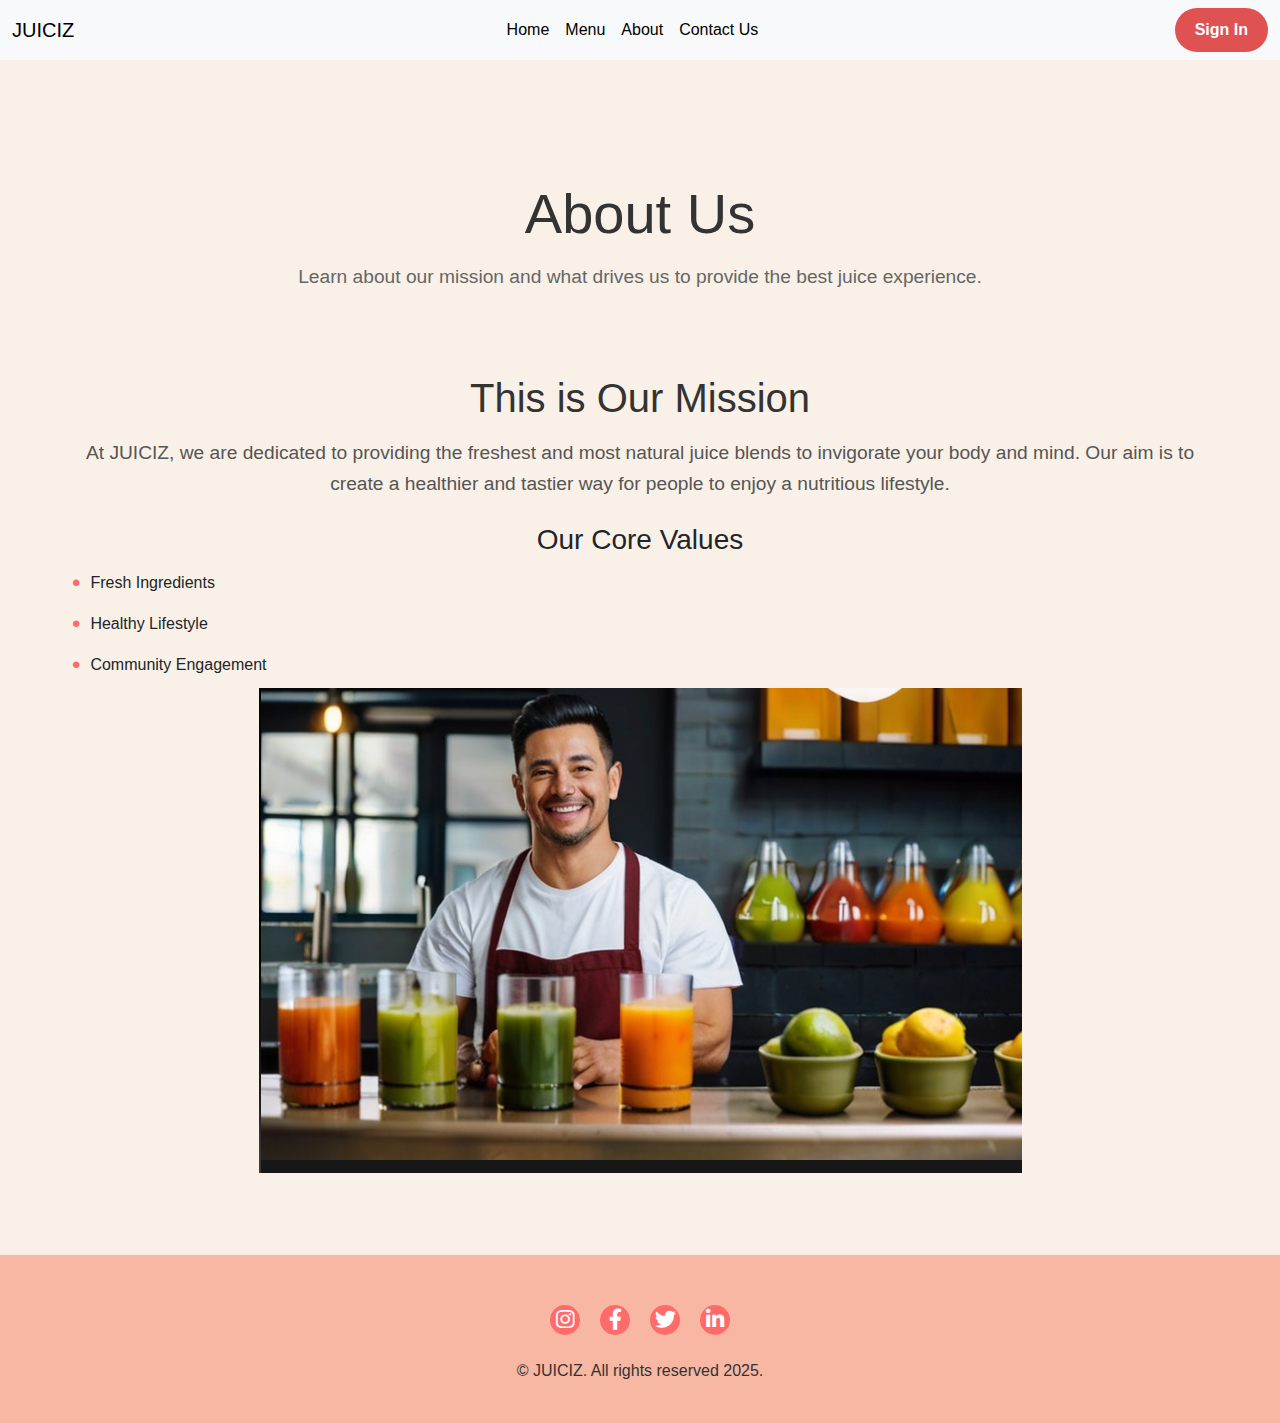
<file: about.html>
<!-- OWN CODE STARTS HERE-->
<!DOCTYPE html>
<html lang="en">
<head>
    <!-- Charset and viewport settings for responsiveness -->
    <meta charset="UTF-8">
    <meta name="viewport" content="width=device-width, initial-scale=1.0">
    
    <!-- Meta information for SEO -->
    <meta name="description" content="Learn more about JUICIZ and our mission to provide the best juice experience.">
    <meta name="keywords" content="JUICIZ, Juice, Fresh Juice, Healthy, Lifestyle, About Us">
    <meta name="author" content="JUICIZ">
    
    <!-- Title of the page that appears in the browser tab -->
    <title>About Us - JUICIZ</title>
    
    <!-- Link to Bootstrap CSS for styling -->
    <link href="https://cdn.jsdelivr.net/npm/bootstrap@5.3.3/dist/css/bootstrap.min.css" rel="stylesheet">
    
    <!-- External stylesheets for common styles and about page-specific styles -->
    <link rel="stylesheet" href="style.css"> <!-- Common styles -->
    <link rel="stylesheet" href="about.css"> <!-- About-specific styles -->
    
    <!-- Link to Font Awesome for social media icons -->
    <link href="https://cdnjs.cloudflare.com/ajax/libs/font-awesome/6.0.0-beta3/css/all.min.css" rel="stylesheet">
    
    <!-- Favicon for the site, which appears in the browser tab -->
    <link rel="icon" href="image.png" type="image/png">
</head>
<body>
    <!-- Navigation Bar -->
    <nav class="navbar navbar-expand-lg navbar-light bg-light fixed-top">
        <div class="container-fluid">
            <!-- Brand Logo, clicking it takes the user to the homepage -->
            <a class="navbar-brand" href="index.html">JUICIZ</a>
            
            <!-- Mobile toggle button for the navbar, visible on smaller screens -->
            <button class="navbar-toggler" type="button" data-bs-toggle="collapse" data-bs-target="#navbarNav" aria-controls="navbarNav" aria-expanded="false" aria-label="Toggle navigation">
                <span class="navbar-toggler-icon"></span>
            </button>
            
            <!-- Navigation Links, these direct users to different pages of the website -->
            <div class="collapse navbar-collapse" id="navbarNav">
                <ul class="navbar-nav mx-auto">
                    <li class="nav-item">
                        <a class="nav-link active" aria-current="page" href="index.html">Home</a>
                    </li>
                    <li class="nav-item">
                        <a class="nav-link" href="menu.html">Menu</a>
                    </li>
                    <li class="nav-item">
                        <a class="nav-link" href="about.html">About</a>
                    </li>
                    <li class="nav-item">
                        <a class="nav-link" href="contactus.html">Contact Us</a>
                    </li>
                </ul>
                
                <!-- Sign In Button, this takes users to the sign-in page -->
                <a href="signin.html" class="sign-in-btn">Sign In</a>
            </div>
        </div>
    </nav>

    <!-- Hero Section with a large title and brief description -->
    <div class="hero">
        <h1>About Us</h1>
        <p>Learn about our mission and what drives us to provide the best juice experience.</p>
    </div>

   <!-- About Section that explains the company's mission -->
<section class="about-section">
    <div class="about-content">
        
        <!-- Text Content explaining the mission of JUICIZ -->
        <div class="about-text">
            <h2>This is Our Mission</h2>
            <p>
                At JUICIZ, we are dedicated to providing the freshest and most natural juice blends to invigorate your body and mind.
                Our aim is to create a healthier and tastier way for people to enjoy a nutritious lifestyle.
            </p>
            <h3>Our Core Values</h3>
            <ul>
                <li>Fresh Ingredients</li>
                <li>Healthy Lifestyle</li>
                <li>Community Engagement</li>
            </ul>
        </div>
        
        
        <!-- Image that visually represents the company's mission -->
        <div class="about-image">
            <img src="about.image.png" alt="Our Mission Image: Fresh fruits and juice making process">
        </div>
    </div>
</section>


    <!-- Footer Section with social media icons and copyright notice -->
    <footer class="text-center pb-4">
        <div class="social-icons mb-3">
            <a href="https://www.instagram.com" class="social-icon" target="_blank" aria-label="Visit our Instagram page">
                <i class="fab fa-instagram fa-sm"></i>
            </a>
            <a href="https://www.facebook.com" class="social-icon" target="_blank" aria-label="Visit our Facebook page">
                <i class="fab fa-facebook-f fa-sm"></i>
            </a>
            <a href="https://www.twitter.com" class="social-icon" target="_blank" aria-label="Visit our Twitter page">
                <i class="fab fa-twitter fa-sm"></i>
            </a>
            <a href="https://www.linkedin.com" class="social-icon" target="_blank" aria-label="Visit our LinkedIn page">
                <i class="fab fa-linkedin-in fa-sm"></i>
            </a>
        </div>
        <p class="mt-4">&copy; JUICIZ. All rights reserved 2025.</p>
    </footer>
    
    <!-- Bootstrap JS (Required for dropdowns and other interactive features) -->
    <script src="https://cdn.jsdelivr.net/npm/bootstrap@5.3.3/dist/js/bootstrap.bundle.min.js"></script>
</body>
</html>
<!-- OWN CODE ENDS HERE-->
</file>
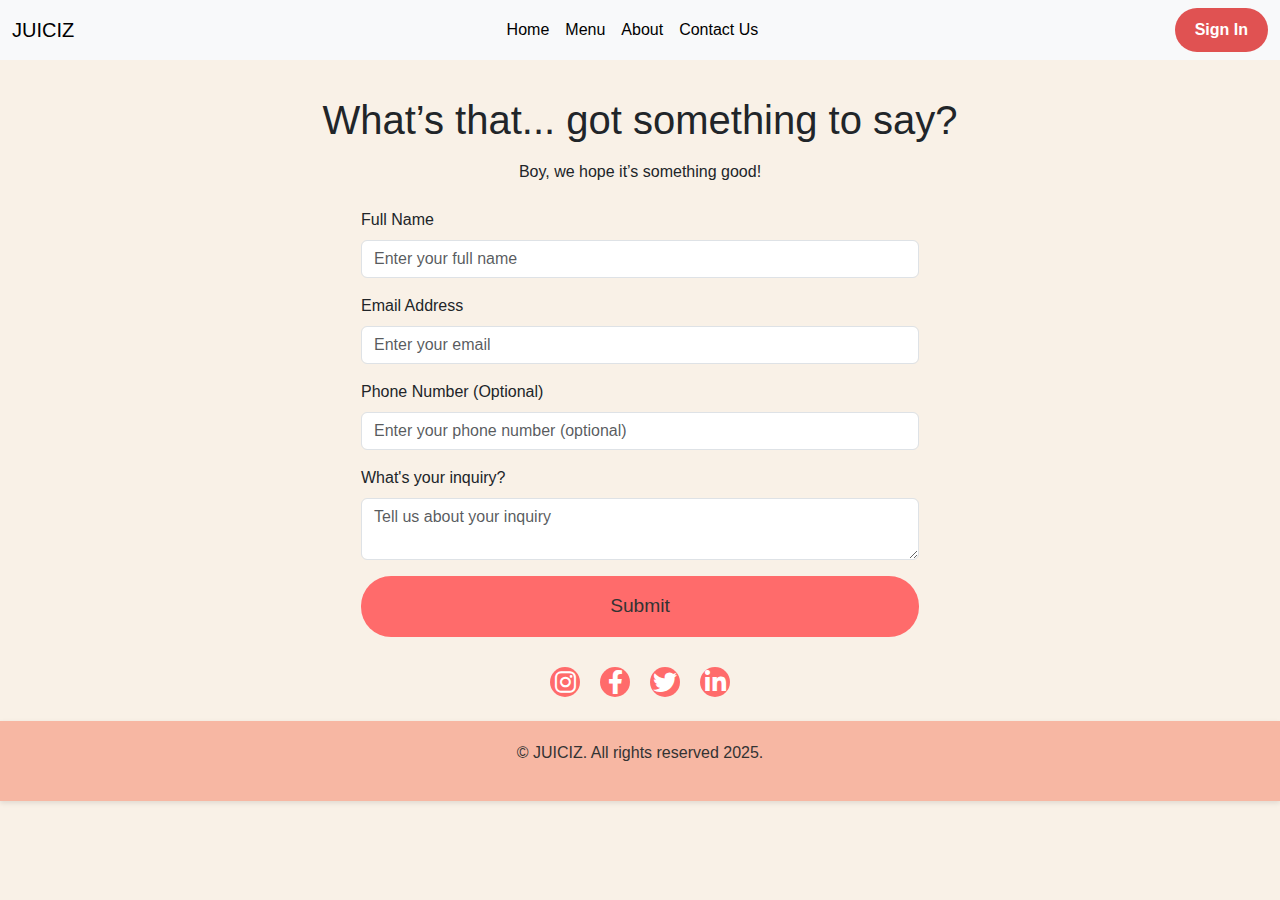
<file: contactus.html>
<!DOCTYPE html>
<html lang="en">
<head>
    <!-- Meta description for SEO, explaining the purpose of the page -->
    <meta name="description" content="Get in touch with JUICIZ! Have a question, feedback, or an inquiry? Fill out our contact form and we'll get back to you soon.">
    
    <!-- Charset and viewport settings for responsiveness -->
    <meta charset="UTF-8">
    <meta name="viewport" content="width=device-width, initial-scale=1.0">
    
    <!-- Title of the page that appears in the browser tab -->
    <title>Contact Us - JUICIZ</title>
    
    <!-- Bootstrap CSS for styling -->
    <link href="https://cdn.jsdelivr.net/npm/bootstrap@5.3.3/dist/css/bootstrap.min.css" rel="stylesheet">
    
    <!-- Custom CSS for contact page styling and common styles -->
    <link rel="stylesheet" href="contactus.css">
    <link rel="stylesheet" href="style.css"> <!-- Common styles -->
    
    <!-- Favicon for the site, which appears in the browser tab -->
    <link rel="icon" href="image.png" type="image/png">
    
    <!-- FontAwesome Icons for social media links -->
    <link href="https://cdnjs.cloudflare.com/ajax/libs/font-awesome/6.0.0-beta3/css/all.min.css" rel="stylesheet">
</head>
<body>
    
    <!-- Navigation Bar, contains links to other pages -->
    <nav class="navbar navbar-expand-lg navbar-light bg-light fixed-top">
        <div class="container-fluid">
            <a class="navbar-brand" href="index.html">JUICIZ</a>
            <!-- Toggle button for mobile navigation -->
            <button class="navbar-toggler" type="button" data-bs-toggle="collapse" data-bs-target="#navbarNav" aria-controls="navbarNav" aria-expanded="false" aria-label="Toggle navigation">
                <span class="navbar-toggler-icon"></span>
            </button>
            <!-- Navigation links -->
            <div class="collapse navbar-collapse" id="navbarNav">
                <ul class="navbar-nav mx-auto">
                    <li class="nav-item"><a class="nav-link active" href="index.html">Home</a></li>
                    <li class="nav-item"><a class="nav-link" href="menu.html">Menu</a></li>
                    <li class="nav-item"><a class="nav-link" href="about.html">About</a></li>
                    <li class="nav-item"><a class="nav-link" href="contactus.html">Contact Us</a></li>
                </ul>
                <!-- Sign-in button -->
                <a href="signin.html" class="sign-in-btn">Sign In</a>
            </div>
        </div>
    </nav>

    <!-- Contact Form Section -->
    <div class="container d-flex flex-column justify-content-center align-items-center mt-5 pt-5">
        <!-- Heading and description for the contact form -->
        <h1 class="text-center mb-3">What’s that... got something to say?</h1>
        <p class="text-center mb-4">Boy, we hope it’s something good!</p>
        <!-- Contact Form -->
        <form class="needs-validation col-md-6" id="contactForm" novalidate>
            <!-- Full Name Input Field -->
            <div class="mb-3">
                <label for="full-name" class="form-label">Full Name</label>
                <input type="text" id="full-name" class="form-control" name="full-name" placeholder="Enter your full name" required pattern="[A-Za-z\s]{3,}" title="Full name should only contain letters and spaces, at least 3 characters long.">
                <div class="invalid-feedback">Please enter a valid full name (letters only, at least 3 characters).</div>
            </div>
            <!-- Email Input Field -->
            <div class="mb-3">
                <label for="email" class="form-label">Email Address</label>
                <input type="email" id="email" class="form-control" name="email" placeholder="Enter your email" required>
                <div class="invalid-feedback">Please enter a valid email address.</div>
            </div>
            <!-- Phone Number Input Field (Optional) -->
            <div class="mb-3">
                <label for="phone" class="form-label">Phone Number (Optional)</label>
                <input type="text" id="phone" class="form-control" name="phone" placeholder="Enter your phone number (optional)" 
                    pattern="^\+?[0-9]{10,15}$" title="Phone number should only contain digits, and can optionally start with a '+' sign. It should be between 10 and 15 digits.">
                <div class="invalid-feedback">Please enter a valid phone number (optional, between 10 and 15 digits, starting with a '+' sign if needed).</div>
            </div>
            <!-- Inquiry Input Field -->
            <div class="mb-3">
                <label for="inquiry" class="form-label">What's your inquiry?</label>
                <textarea id="inquiry" class="form-control" name="inquiry" placeholder="Tell us about your inquiry" required maxlength="500"></textarea>
                <div class="invalid-feedback">Inquiry is required (max 500 characters).</div>
            </div>
            <!-- Submit Button -->
            <button type="submit" class="submit-btn btn btn-primary btn-lg btn-block w-100">Submit</button>
        </form>
    </div> 
    <!-- Social Media Links Section -->
    <div class="social-icons">
        <a href="https://www.instagram.com" class="social-icon" target="_blank" aria-label="Visit our Instagram page"><i class="fab fa-instagram"></i></a>
        <a href="https://www.facebook.com" class="social-icon" target="_blank" aria-label="Visit our Facebook page"><i class="fab fa-facebook-f"></i></a>
        <a href="https://www.twitter.com" class="social-icon" target="_blank" aria-label="Visit our Twitter page"><i class="fab fa-twitter"></i></a>
        <a href="https://www.linkedin.com" class="social-icon" target="_blank" aria-label="Visit our LinkedIn page"><i class="fab fa-linkedin-in"></i></a>
    </div>

    <!-- Footer with copyright information -->
    <footer class="text-center mt-4">
        <p>&copy; JUICIZ. All rights reserved 2025.</p>
    </footer>

    <!-- Bootstrap JS for interactivity (required for dropdowns and other features) -->
    <script src="https://cdn.jsdelivr.net/npm/@popperjs/core@2.11.6/dist/umd/popper.min.js"></script>
    <script src="https://cdn.jsdelivr.net/npm/bootstrap@5.3.3/dist/js/bootstrap.bundle.min.js"></script>

    <!-- Custom JS for form validation -->
    <script>
        (function () {
            'use strict';
            var form = document.getElementById('contactForm');
            form.addEventListener('submit', function (event) {
                if (!form.checkValidity()) {
                    event.preventDefault();
                    event.stopPropagation();
                }
                form.classList.add('was-validated');
            }, false);
        })();
    </script>
</body>
</html>
</file>
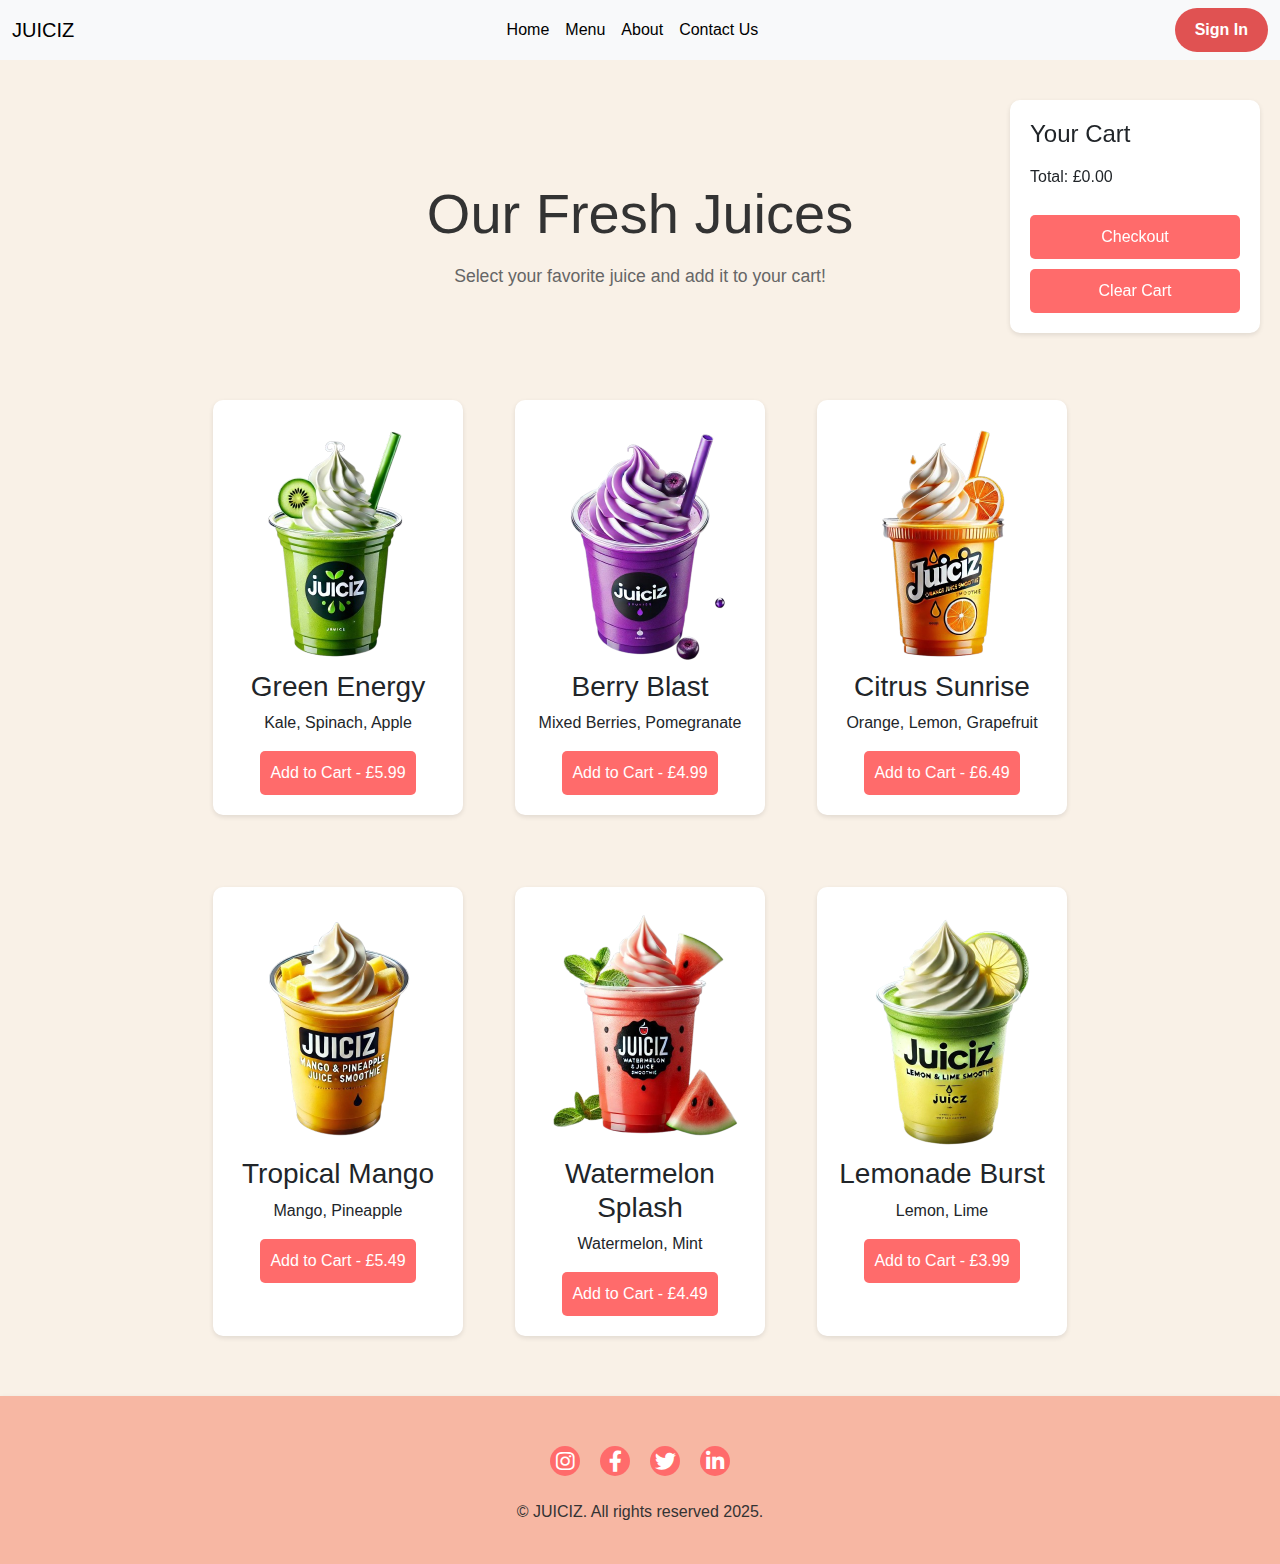
<file: menu.html>
<!-- OWN CODE STARTS HERE-->
<!DOCTYPE html>
<html lang="en">
<head>
    <!-- Set the character encoding for the webpage -->
    <meta charset="UTF-8">

    <!-- Ensure the webpage is responsive on different devices -->
    <meta name="viewport" content="width=device-width, initial-scale=1.0">

    <!-- Title displayed in the browser tab -->
    <title>JUICIZ - Menu</title>

    <!-- Link to the external CSS file for styling the page -->
    <link rel="stylesheet" href="menu.css">
    <link rel="stylesheet" href="style.css"> <!-- Common styles -->


    <!-- Include Bootstrap CSS for layout and styling  -->
    <link href="https://cdn.jsdelivr.net/npm/bootstrap@5.3.3/dist/css/bootstrap.min.css" rel="stylesheet" 
          integrity="sha384-QWTKZyjpPEjISv5WaRU9OFeRpok6YctnYmDr5pNlyT2bRjXh0JMhjY6hW+ALEwIH" crossorigin="anonymous">
    <!-- Font Awesome for social media icons -->
    <link rel="stylesheet" href="https://cdnjs.cloudflare.com/ajax/libs/font-awesome/6.0.0-beta3/css/all.min.css">
    <link rel="icon" href="image.png" type="image/png">

</head>
<body>
    <nav class="navbar navbar-expand-lg navbar-light bg-light fixed-top">
        <div class="container-fluid">
            <!-- Brand Logo -->
            <a class="navbar-brand" href="index.html">JUICIZ</a>
            
            <!-- Mobile Toggle Button -->
            <button class="navbar-toggler" type="button" data-bs-toggle="collapse" data-bs-target="#navbarNav" aria-controls="navbarNav" aria-expanded="false" aria-label="Toggle navigation">
                <span class="navbar-toggler-icon"></span>
            </button>
            
            <!-- Navigation Links -->
            <div class="collapse navbar-collapse" id="navbarNav">
                <ul class="navbar-nav mx-auto">
                    <li class="nav-item">
                        <a class="nav-link active" aria-current="page" href="index.html">Home</a>
                    </li>
                    <li class="nav-item">
                        <a class="nav-link" href="menu.html">Menu</a>
                    </li>
                    <li class="nav-item">
                        <a class="nav-link" href="about.html">About</a>
                    </li>
                    <li class="nav-item">
                        <a class="nav-link" href="contactus.html">Contact Us</a>
                    </li>
                </ul>
                
                <!-- Sign In Button -->
                <a href="signin.html" class="sign-in-btn">Sign In</a>
            </div>
        </div>
    </nav>

    <!-- Hero section: Welcome message with a title and description -->
    <div class="hero">
        <h1>Our Fresh Juices</h1>
        <p>Select your favorite juice and add it to your cart!</p>
    </div>

    <!-- Main menu section to display juice options -->
    <div class="menu-container">
        <!-- Row for the first three juices -->
        <div class="juice-row">
            <!-- Each juice is displayed in a card format -->
            <div class="juice-card">
                <!-- Image of the juice -->
                <img src="green.png" alt="Green Energy" class="juice-thumbnail">
                <!-- Juice name -->
                <h3>Green Energy</h3>
                <!-- Juice ingredients -->
                <p>Kale, Spinach, Apple</p>
                <!-- Add-to-cart button with price -->
                <button class="add-to-cart" data-name="Green Energy" data-price="5.99">Add to Cart - £5.99</button>
            </div>

            <!-- Another juice card -->
            <div class="juice-card">
                <img src="pink.png" alt="Berry Blast" class="juice-thumbnail">
                <h3>Berry Blast</h3>
                <p>Mixed Berries, Pomegranate</p>
                <button class="add-to-cart" data-name="Berry Blast" data-price="4.99">Add to Cart - £4.99</button>
            </div>

            <!-- Third juice in the first row -->
            <div class="juice-card">
                <img src="orange.png" alt="Citrus Sunrise" class="juice-thumbnail">
                <h3>Citrus Sunrise</h3>
                <p>Orange, Lemon, Grapefruit</p>
                <button class="add-to-cart" data-name="Citrus Sunrise" data-price="6.49">Add to Cart - £6.49</button>
            </div>
        </div>

        <!-- Row for the next three juices -->
        <div class="juice-row">
            <div class="juice-card">
                <img src="mango.png" alt="Tropical Mango" class="juice-thumbnail">
                <h3>Tropical Mango</h3>
                <p>Mango, Pineapple</p>
                <button class="add-to-cart" data-name="Tropical Mango" data-price="5.49">Add to Cart - £5.49</button>
            </div>

            <div class="juice-card">
                <img src="watermelon.png" alt="Watermelon Splash" class="juice-thumbnail">
                <h3>Watermelon Splash</h3>
                <p>Watermelon, Mint</p>
                <button class="add-to-cart" data-name="Watermelon Splash" data-price="4.49">Add to Cart - £4.49</button>
            </div>

            <div class="juice-card">
                <img src="lemonade.png" alt="Lemonade Burst" class="juice-thumbnail">
                <h3>Lemonade Burst</h3>
                <p>Lemon, Lime</p>
                <button class="add-to-cart" data-name="Lemonade Burst" data-price="3.99">Add to Cart - £3.99</button>
            </div>
        </div>
    </div>

    <!-- Cart section to display selected items -->
    <div class="cart-container">
        <!-- Heading for the cart -->
        <h3>Your Cart</h3>
        <!-- List of items added to the cart -->
        <ul id="cart-items"></ul>
        <!-- Display the total price dynamically -->
        <p>Total: £<span id="total-price">0.00</span></p>
        <!-- Buttons for checkout and clearing the cart -->
        <button class="checkout-btn">Checkout</button>
        <button class="clear-cart-btn">Clear Cart</button>
    </div>

    <!-- Footer at the bottom of the page -->
    <footer class="text-center pb-4">
        <div class="social-icons mb-3">
            <a href="https://www.instagram.com" class="social-icon" target="_blank" aria-label="Visit our Instagram page">
                <i class="fab fa-instagram fa-sm"></i>
            </a>
            <a href="https://www.facebook.com" class="social-icon" target="_blank" aria-label="Visit our Facebook page">
                <i class="fab fa-facebook-f fa-sm"></i>
            </a>
            <a href="https://www.twitter.com" class="social-icon" target="_blank" aria-label="Visit our Twitter page">
                <i class="fab fa-twitter fa-sm"></i>
            </a>
            <a href="https://www.linkedin.com" class="social-icon" target="_blank" aria-label="Visit our LinkedIn page">
                <i class="fab fa-linkedin-in fa-sm"></i>
            </a>
        </div>
        <p class="mt-4">&copy; JUICIZ. All rights reserved 2025.</p>
    </footer>
    

    <!-- Link to external JavaScript file for functionality -->
    <script src="menu.js"></script>
    <!-- Bootstrap JS (Required for dropdowns and other interactive features) -->
    <script src="https://cdn.jsdelivr.net/npm/bootstrap@5.3.3/dist/js/bootstrap.bundle.min.js"></script>
</body>
</html>
<!-- OWN CODE ENDS HERE-->
</file>
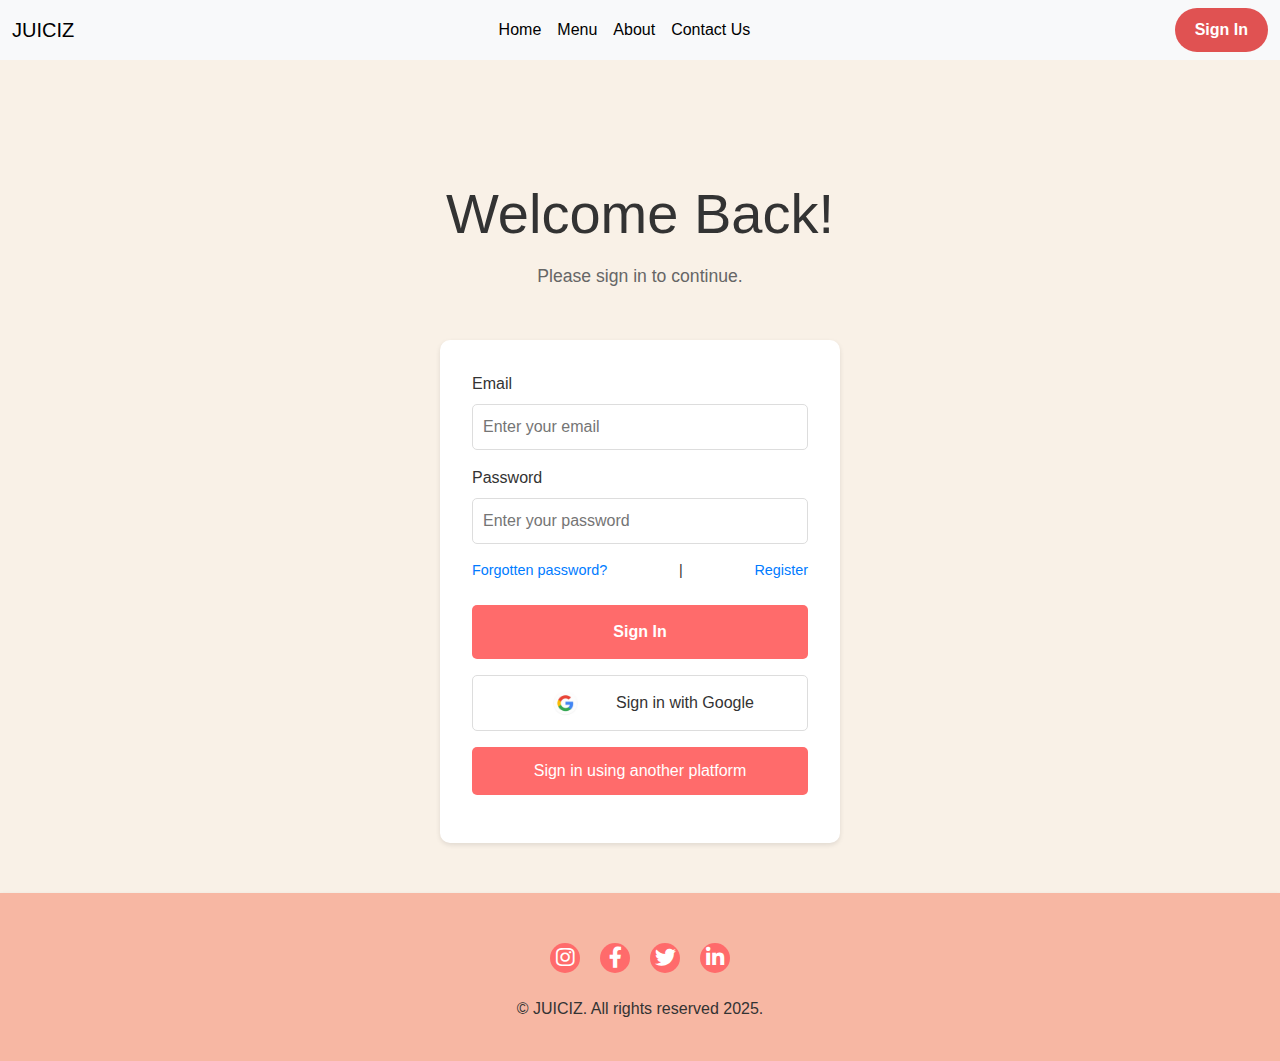
<file: signin.html>
<!-- OWN CODE starts -->
<!DOCTYPE html>
<html lang="en">
<head>
    <meta charset="UTF-8">
    <meta name="viewport" content="width=device-width, initial-scale=1.0">
    <title>Sign In</title>
    
    <!-- Link to custom stylesheets -->
    <link rel="stylesheet" href="signin.css">  <!-- Styles specific to the Sign-In page -->
    <link rel="stylesheet" href="style.css">   <!-- common styles -->

    <!-- Bootstrap CSS for styling -->
    <link rel="stylesheet" href="https://cdn.jsdelivr.net/npm/bootstrap@5.3.3/dist/css/bootstrap.min.css">
    
    <!-- Font Awesome for social media icons -->
    <link rel="stylesheet" href="https://cdnjs.cloudflare.com/ajax/libs/font-awesome/6.0.0-beta3/css/all.min.css">
    
    <!-- Favicon for the website -->
    <link rel="icon" href="image.png" type="image/png">
</head>
<body>

    <!-- Header Section -->
    <header>
        <!-- Navigation Bar -->
        <nav class="navbar navbar-expand-lg navbar-light bg-light fixed-top">
            <div class="container-fluid">
                <!-- Brand Logo -->
                <a class="navbar-brand" href="index.html">JUICIZ</a>
                
                <!-- Mobile Toggle Button -->
                <button class="navbar-toggler" type="button" data-bs-toggle="collapse" data-bs-target="#navbarNav" aria-controls="navbarNav" aria-expanded="false" aria-label="Toggle navigation">
                    <span class="navbar-toggler-icon"></span>
                </button>
                
                <!-- Navigation Links -->
                <div class="collapse navbar-collapse" id="navbarNav">
                    <ul class="navbar-nav mx-auto">
                        <li class="nav-item">
                            <a class="nav-link active" aria-current="page" href="index.html">Home</a>
                        </li>
                        <li class="nav-item">
                            <a class="nav-link" href="menu.html">Menu</a>
                        </li>
                        <li class="nav-item">
                            <a class="nav-link" href="about.html">About</a>
                        </li>
                        <li class="nav-item">
                            <a class="nav-link" href="contactus.html">Contact Us</a>
                        </li>
                    </ul>
                    
                    <!-- Sign In Button -->
                    <a href="signin.html" class="sign-in-btn">Sign In</a>
                </div>
            </div>
        </nav>
    </header>

    <!-- Hero Section (Welcome message) -->
    <section class="hero text-center">
        <h1>Welcome Back!</h1>
        <p>Please sign in to continue.</p>
    </section>

    <!-- Sign In Form Container -->
    <main>
        <div class="sign-in-container">
            <form class="sign-in-form">
                <!-- Email Input -->
                <label for="email">Email</label>
                <input type="email" id="email" placeholder="Enter your email" required>
                
                <!-- Password Input -->
                <label for="password">Password</label>
                <input type="password" id="password" placeholder="Enter your password" required>
                
                <!-- Forgot Password & Register Links -->
                <div class="links">
                    <a href="forgotpass.html" class="forgot-password">Forgotten password?</a>
                    <span>|</span>
                    <a href="register.html" class="register-link">Register</a>
                </div>

                <!-- Sign In Button -->
                <button type="submit" class="sign-in-btn-bottom">Sign In</button>
                
                <!-- Google Sign-In Button -->
                <div class="google-btn">
                    <img src="googlelogo.png" alt="Google Logo">
                    <span>Sign in with Google</span>
                </div>

                <!-- Other Platform Sign-In Button -->
                <button type="button" class="other-btn">Sign in using another platform</button>
            </form>
        </div>
    </main>

    <!-- Footer Section with Social Media Links -->
    <footer class="text-center pb-4">
        <div class="social-icons mb-3">
            <a href="https://www.instagram.com" class="social-icon" target="_blank" aria-label="Visit our Instagram page">
                <i class="fab fa-instagram fa-sm"></i>
            </a>
            <a href="https://www.facebook.com" class="social-icon" target="_blank" aria-label="Visit our Facebook page">
                <i class="fab fa-facebook-f fa-sm"></i>
            </a>
            <a href="https://www.twitter.com" class="social-icon" target="_blank" aria-label="Visit our Twitter page">
                <i class="fab fa-twitter fa-sm"></i>
            </a>
            <a href="https://www.linkedin.com" class="social-icon" target="_blank" aria-label="Visit our LinkedIn page">
                <i class="fab fa-linkedin-in fa-sm"></i>
            </a>
        </div>
        <p class="mt-4">&copy; JUICIZ. All rights reserved 2025.</p>
    </footer>
    
    <!-- Bootstrap JS (Required for dropdowns and other interactive features) -->
    <script src="https://cdn.jsdelivr.net/npm/bootstrap@5.3.3/dist/js/bootstrap.bundle.min.js"></script>

</body>
</html>
<!-- OWN CODE ENDS -->
</file>
<file: style.css>
/* OWN CODE STARTS HERE*/

* {
    margin: 0; /* Removes default margin from all elements */
    padding: 0; /* Removes default padding from all elements */
    box-sizing: border-box; /* Makes sure width and height include padding and border */
    font-family: Arial, sans-serif; /* Sets a standard font across all elements */
}

/* 
   Body Styling: This sets the page background, text direction, and alignment.
   `direction: ltr;` ensures the text reads from left to right unless changed.
   `text-align: left;` keeps content aligned to the left by default.
*/
body {
    background-color: #f9f1e7; /* Applies a light background color */
    direction: ltr; /* Ensures default text direction is left to right */
    text-align: left; /* Aligns text to the left unless overridden */
}

/* 
   RTL (Right-to-Left) Support: This makes the website adjust when Arabic/Hebrew
   or other RTL languages are used. The `[dir="rtl"]` attribute ensures text aligns properly.
*/
[dir="rtl"] body {
    direction: rtl; /* Changes text direction for right-to-left languages */
    text-align: right; /* Aligns text to the right in RTL mode */
}

/* 
   Navbar Styling: `.navbar-nav` controls the layout of the navigation menu.
   It is aligned to the left in LTR mode and right in RTL mode.
*/
.navbar-nav {
    text-align: left; /* Ensures navigation links align to the left */
}

/* 
   Adjust Navbar for RTL: This overrides the default behavior and moves 
   the navbar to the right when the page is in RTL mode.
*/
[dir="rtl"] .navbar-nav {
    text-align: right; /* Aligns navbar items to the right in RTL mode */
}

/* 
   Navbar Brand (Logo) Styling: This makes the logo change color when hovered. 
   The `!important` ensures it overrides any other color settings.
*/
.navbar-brand:hover {
    color: #ff6b6b !important; /* Changes the logo color when hovered */
}

/* 
   Navbar Links: Defines text color, weight, and a smooth transition when hovering.
   The `transition` ensures the color change is gradual rather than instant.
*/
.navbar-nav .nav-link {
    color: #000 !important; /* Sets text color to black for contrast */
    font-weight: 500; /* Increases font thickness slightly for readability */
    transition: color 0.3s ease-in-out; /* Smooth transition effect for hover */
}

/* 
   Navbar Hover Effect: When a link is hovered, its color changes.
   The `!important` ensures the new color takes precedence.
*/
.navbar-nav .nav-link:hover {
    color: #ff6b6b !important; /* Changes text color when hovered */
}

/* 
   Sign-in Button: Creates a visually appealing, clickable button with 
   a red background, rounded corners, and smooth hover effects.
*/
.sign-in-btn {
    display: inline-block; /* Ensures the button behaves like an inline element */
    padding: 10px 20px; /* Adds spacing inside the button for better appearance */
    background-color: #e05252; /* Sets a red background color */
    color: white; /* Makes the text white for contrast */
    font-weight: 600; /* Makes the text slightly bold */
    border: none; /* Removes default button border */
    border-radius: 50px; /* Rounds the button edges */
    text-align: center; /* Centers text inside the button */
    text-decoration: none; /* Removes underline from text */
    cursor: pointer; /* Changes cursor to a pointer on hover */
    transition: background-color 0.3s ease, transform 0.3s ease; /* Smooth background and size transition */
}

/* 
   Button Hover Effect: When hovered, the button changes color and scales up slightly.
   The `transform: scale(1.05)` enlarges the button by 5% on hover.
*/
.sign-in-btn:hover {
    background-color: #b84343; /* Darkens the button when hovered */
    transform: scale(1.05); /* Increases button size slightly when hovered */
}

/* 
   Hero Section: This section is usually the main headline area.
   It has top padding, centered text, and a bottom margin for spacing.
*/
.hero {
    margin-top: 80px; /* Pushes the hero section down */
    padding-top: 100px; /* Adds extra space at the top */
    text-align: center; /* Centers text horizontally */
    margin-bottom: 50px; /* Adds spacing below */
}

/* 
   Hero Heading (H1): This controls the size and color of the main heading.
   The margin-bottom creates spacing between the heading and other elements.
*/
.hero h1 {
    font-size: 3.5rem; /* Sets a large font size */
    color: #333; /* Dark grey color for contrast */
    margin-bottom: 1rem; /* Adds space below the heading */
}

/* 
   Highlighted Text: This makes certain words stand out by applying a red color 
   and italic style. Useful for emphasizing keywords.
*/
.hero .highlight {
    color: #d64b4b; /* Highlights text in a soft red color */
    font-style: italic; /* Makes the text italic */
}

/* 
   Responsive Hero Heading: When the screen width is below 768px, 
   the heading size decreases to improve readability on smaller devices.
*/
@media (max-width: 768px) {
    .hero h1 {
        font-size: 2.5rem; /* Reduces font size for mobile screens */
    }
}

/* 
   Juice Section: A container for multiple juice product cards.
   `flex-wrap: wrap;` ensures that cards move to the next line if needed.
*/
.juice-container {
    max-width: 1200px; /* Prevents the container from becoming too wide */
    margin: 0 auto; /* Centers the container */
    padding: 2rem; /* Adds space inside the container */
    display: flex; /* Uses flexbox to arrange items */
    justify-content: space-around; /* Distributes items evenly */
    flex-wrap: wrap; /* Allows items to wrap onto new rows if needed */
    gap: 2rem; /* Adds spacing between items */
}

/* 
   Juice Card: A clickable item that enlarges slightly when hovered.
   `transition: transform 0.3s ease;` ensures smooth scaling.
*/
.juice-card {
    width: 250px; /* Sets a fixed width */
    cursor: pointer; /* Changes cursor to indicate it's clickable */
    text-align: center; /* Centers text inside */
    transition: transform 0.3s ease; /* Smooth scaling effect */
}

/* 
   Juice Card Hover Effect: When hovered, the card scales up slightly.
   This creates a subtle animation effect to attract attention.
*/
.juice-card:hover {
    transform: scale(1.05); /* Enlarges card slightly */
}

/* 
   Juice Image: Ensures all images fit nicely inside their containers 
   while maintaining aspect ratio and rounded corners.
*/
.juice-thumbnail {
    width: 100%; /* Makes the image fill its container */
    height: 250px; /* Sets a consistent height for all images */
    border-radius: 15px; /* Rounds the edges of the image */
    object-fit: cover; /* Ensures images maintain aspect ratio and fill space */
}

/* 
   Juice Card Info: Contains details about each juice product.
   The background color uses slight transparency to blend subtly with the page.
*/
.juice-info {
    padding: 1rem; /* Adds internal spacing */
    background-color: rgba(255, 255, 255, 0.8); /* Semi-transparent white background */
    border-radius: 15px; /* Rounds the edges for a softer look */
}

/* 
   Juice Card Heading: Controls the title of each juice product.
   It has a dark color for readability and margin for spacing.
*/
.juice-info h2 {
    color: #333; /* Dark gray for strong contrast */
    margin-bottom: 0.5rem; /* Creates space below the heading */
}

/* 
   Juice Card Description: Styles the text inside each juice card.
   Uses a slightly lighter gray to differentiate from headings.
*/
.juice-info p {
    color: #444; /* Medium-dark gray for readability */
}

/* 
   Modal (Popup): A hidden container that overlays the screen when triggered.
   Uses `display: none;` initially and is shown dynamically via JavaScript.
*/
.modal {
    display: none; /* Initially hidden */
    position: fixed; /* Stays fixed even when scrolling */
    top: 0; /* Aligns to the top of the viewport */
    left: 0; /* Aligns to the left of the viewport */
    width: 100%; /* Covers the full width of the screen */
    height: 100%; /* Covers the full height of the screen */
    background-color: rgba(0, 0, 0, 0.5); /* Dark semi-transparent background */
    justify-content: center; /* Centers modal content horizontally */
    align-items: center; /* Centers modal content vertically */
    z-index: 200; /* Ensures it appears above other elements */
}

/* 
   Modal Content: The visible part of the modal, containing an image and description.
   The padding and max-width make it properly sized for various screen sizes.
*/
.modal-content {
    display: flex; /* Uses flexbox for layout */
    background-color: white; /* Sets a white background */
    padding: 20px; /* Adds spacing inside */
    border-radius: 10px; /* Rounds the corners */
    max-width: 800px; /* Limits the width */
    width: 90%; /* Ensures it resizes on smaller screens */
    margin: 20px; /* Adds spacing around */
}

/* 
   Modal Image Section: Holds the image inside the modal.
   The `flex: 1;` ensures it takes up half of the available space.
*/
.modal-image {
    flex: 1; /* Takes up half the modal width */
    padding-right: 20px; /* Adds spacing between image and text */
    display: flex; /* Uses flexbox for centering */
    align-items: center; /* Vertically centers the image */
}

/* 
   Modal Image Styling: Ensures the image is well-contained inside its section.
   `object-fit: contain;` prevents cropping.
*/
.modal-image img {
    width: 100%; /* Makes image responsive */
    max-height: 400px; /* Prevents image from becoming too large */
    object-fit: contain; /* Ensures the full image is visible */
    border-radius: 10px; /* Rounds the corners slightly */
}

/* 
   Modal Description Section: Contains the heading and text for the modal.
   Uses `flex-direction: column;` to stack content vertically.
*/
.modal-description {
    flex: 1; /* Takes up the other half of the modal */
    display: flex; /* Uses flexbox */
    flex-direction: column; /* Stacks content vertically */
    justify-content: flex-start; /* Aligns content at the top */
    margin-top: 20px; /* Adds spacing at the top */
}

/* 
   Modal Heading: Highlights the title of the selected juice item.
   Uses a bright color to match the theme.
*/
.modal-description h2 {
    margin-bottom: 1.5rem; /* Creates spacing below the title */
    font-size: 2rem; /* Increases text size */
    color: #ff6b6b; /* Uses theme color */
}

/* 
   Modal Text: Styles the detailed description inside the modal.
   `line-height: 1.6;` improves readability.
*/
.modal-description p {
    color: #333; /* Dark gray text */
    font-size: 1.1rem; /* Slightly larger than default text */
    line-height: 1.6; /* Increases spacing between lines for readability */
}

/* 
   Close Button: A simple button to close the modal.
   Uses `cursor: pointer;` to indicate it's clickable.
*/
.btn-close {
    background: transparent; /* No background color */
    border: none; /* Removes default border */
    font-size: 1.5rem; /* Increases button size */
    color: #333; /* Dark gray color */
    cursor: pointer; /* Shows pointer cursor */
}

/* 
   Close Button Hover Effect: Changes color when hovered to indicate interactivity.
*/
.btn-close:hover {
    color: #d9534f; /* Changes to a slightly brighter red */
}

/* 
   Footer Section: A fixed-width footer at the bottom of the page.
   Uses a background color that matches the theme.
*/
footer {
    text-align: center; /* Centers text */
    padding: 20px; /* Adds padding inside */
    background-color: #f7b7a3; /* Light peach color */
    margin-top: 50px; /* Adds space between the page content and footer */
    box-shadow: 0 2px 5px rgba(0, 0, 0, 0.1); /* Adds slight shadow for depth */
    position: relative; /* Ensures it stays at the bottom */
    bottom: 0; /* Aligns it to the bottom */
    width: 100%; /* Makes it span the full width */
}

/* 
   Footer Text: Styles the paragraph inside the footer.
   The font size is slightly smaller than body text.
*/
footer p {
    color: #333; /* Dark text for contrast */
    font-size: 1rem; /* Sets a moderate font size */
}

/* 
   Social Media Icons: A flex container to arrange social media links.
   The `gap: 20px;` ensures spacing between icons.
*/
.social-icons {
    display: flex; /* Uses flexbox for alignment */
    justify-content: center; /* Centers icons horizontally */
    gap: 20px; /* Adds spacing between icons */
    margin-top: 30px; /* Adds spacing above */
}

/* 
   Individual Social Media Icon: Styles each icon inside the footer.
   The rounded shape and hover effects make them interactive.
*/
.social-icon {
    font-size: 1.5rem; /* Sets icon size */
    color: white; /* White text color */
    background-color: #ff6b6b; /* Uses theme color */
    padding: 12px; /* Increases clickable area */
    border-radius: 50%; /* Makes it circular */
    transition: background-color 0.3s ease, transform 0.3s ease; /* Smooth hover effect */
    display: flex; /* Ensures proper alignment */
    align-items: center; /* Centers content vertically */
    justify-content: center; /* Centers content horizontally */
    width: 30px; /* Sets a fixed width */
    height: 30px; /* Sets a fixed height */
    text-decoration: none; /* Removes underline */
}

/* 
   Social Media Icon Hover: When hovered, the background changes slightly 
   and the icon scales up for a more engaging effect.
*/
.social-icon:hover {
    background-color: #ff4a4a; /* Slightly brighter red */
    transform: scale(1.1); /* Enlarges slightly */
}

.modal[aria-hidden="true"] {
    display: none; /* Hides modal when not in use */
}

.modal[aria-hidden="false"] {
    display: flex; /* Makes the modal visible */
}
/* OWN CODE ENDS HERE*/
</file>
<file: about.css>
/*OWN CODE STARTS HERE*/
.about-section {
    max-width: 1200px; /* Ensures content doesn't stretch too wide on large screens */
    margin: 0 auto; /* Centers the section horizontally */
    padding: 2rem; /* Adds spacing inside the section for better readability */
    text-align: center; /* Aligns all text to the center */
}

.about-section h2 {
    font-size: 2.5rem; /* Makes the heading large and prominent */
    color: #333; /* Sets a dark gray color for better readability */
    margin-bottom: 1rem; /* Adds spacing below the heading */
}

.about-section p {
    font-size: 1.2rem; /* Makes the paragraph text easy to read */
    color: #555; /* Slightly lighter gray than the heading for contrast */
    line-height: 1.6; /* Increases spacing between lines for better readability */
    margin-bottom: 1.5rem; /* Adds space between paragraphs */
}

.hero {
    padding-top: 100px; /* Pushes the hero section down to prevent overlap with the navbar */
    text-align: center; /* Ensures text is centered for a clean layout */
    margin-bottom: 50px; /* Adds space below the hero section */
}

.hero h1 {
    font-size: 3.5rem; /* Makes the main heading very large to grab attention */
    color: #333; /* Dark gray for high contrast and readability */
    margin-bottom: 1rem; /* Adds spacing below the heading */
}

.hero p {
    font-size: 1.2rem; /* Makes the text easy to read */
    color: #666; /* Medium gray for a softer look than the heading */
}
/* Style for the unordered list */
.about-text ul {
    list-style-type: none; /* Removes default bullets */
    padding: 0; /* Removes default padding */
    margin: 0; /* Removes default margin */
}

/* Style for list items to display them in a column */
.about-text li {
    display: flex; /* Enables flexbox layout */
    align-items: center; /* Aligns items vertically in the center */
    margin-bottom: 5px; /* Adds space between list items */
}

/* Style for bullet points */
.about-text li::before {
    content: "•"; /* Adds a custom bullet */
    color: #ff6b6b; /* color to match your theme */
    font-size: 1.5rem; /* Adjust bullet size */
    margin-right: 10px; /* Space between bullet and text */
}
/*OWN CODE ENDS HERE*/
</file>
<file: contactus.css>
/* OWN CODE STARTS HERE*/
.contact-container {
    margin-top: 80px; /* Pushes the section down to avoid overlapping with navbar */
    text-align: center; /* Centers all text content */
    padding: 50px 20px; /* Adds space around the section for better readability */
}

/* Contact Section Heading */
.contact-container h1 {
    font-size: 2.5rem; /* Makes the heading large and prominent */
    margin-bottom: 10px; /* Adds spacing below the heading */
    color: #ff6b6b; /* Matches the button color for consistency */
    font-family: 'Arial', sans-serif; /* Ensures a clean and readable font */
}

/* Contact Section Description */
.contact-container p {
    font-size: 1.2rem; /* Increases readability of the paragraph */
    margin-bottom: 30px; /* Adds space between the text and form */
}

/* Contact Form - Centers the form and sets max width */
.contact-form {
    display: flex; /* Uses flexbox for layout */
    flex-direction: column; /* Stacks elements vertically */
    align-items: center; /* Centers form elements */
    max-width: 600px; /* Restricts form width for better layout */
    margin: 0 auto; /* Centers the form horizontally */
    gap: 20px; /* Adds space between form elements */
    padding: 20px; /* Adds space inside the form container */
}

/* Form Group - Ensures proper spacing and alignment of labels and inputs */
.form-group {
    width: 100%; /* Ensures all elements stretch to full width of form */
    display: flex; /* Uses flexbox for structure */
    flex-direction: column; /* Stacks label and input vertically */
    text-align: left; /* Aligns text to the left for better readability */
}

/* Labels for form fields */
.form-group label {
    font-size: 1rem; /* Sets a readable font size */
    margin-bottom: 5px; /* Adds space between label and input field */
    color: #333; /* Dark color for contrast and readability */
}

/* Input fields and textareas styling */
.form-group input,
.form-group textarea {
    padding: 0.8rem; /* Makes the fields easier to click and type in */
    font-size: 1rem; /* Ensures text inside inputs is easily readable */
    border: 1px solid #ccc; /* Adds a light border for structure */
    border-radius: 5px; /* Softens the corners of input fields */
    width: 100%; /* Makes sure inputs take full width of form */
}

/* Textarea specific styles */
.form-group textarea {
    resize: vertical; /* Allows user to expand textarea vertically */
    height: 120px; /* Sets an initial height for better usability */
}

/* Submit Button - Styles the form submission button */
.submit-btn {
    padding: 1rem 2rem; /* Increases button size for easier interaction */
    background-color: #ff6b6b; /* Matches theme color */
    color: #333; /* Dark text for readability */
    font-size: 1.2rem; /* Ensures button text is large and readable */
    border: none; /* Removes default button border */
    border-radius: 30px; /* Rounds the button for a modern look */
    cursor: pointer; /* Changes cursor to indicate it's clickable */
    transition: background-color 0.3s ease; /* Smooth transition on hover */
    width: 100%; /* Makes button stretch to full form width */
}

/* Hover effect for the submit button */
.submit-btn:hover {
    background-color: #ff4a4a; /* Darkens the button slightly on hover */
}
/* OWN CODE ENDS HERE*/
</file>
<file: menu.css>
/* OWN CODE STARTS HERE*/
html, body {
    height: 100%; /* Make sure the body takes up the full height */
    background-color: #f9f1e7 !important; /* Set background color to light beige */
    color: #333; /* Set text color to dark gray */
}
/* Hero Section */
.hero {
    padding-top: 120px; /* Add top padding to make room for navbar */
    text-align: center; /* Center the text */
    margin-bottom: 50px; /* Add bottom margin */
}

.hero h1 {
    font-size: 2.5rem; /* Larger font size for heading */
    color: #333; /* Dark gray text */
    margin-bottom: 1rem; /* Add space below heading */
}

.hero p {
    font-size: 1.1rem; /* Slightly larger font for paragraph */
    color: #666; /* Lighter gray text for description */
}

/* Menu Section */
.menu-container {
    display: flex; /* Use flexbox for layout */
    flex-direction: column; /* Stack items vertically */
    gap: 2rem; /* Space between items */
    margin-top: 80px; /* Add top margin to separate from previous section */
}

.juice-row {
    display: flex; /* Use flexbox for juice items */
    justify-content: center; /* Center items */
    gap: 2rem; /* Space between items */
    flex-wrap: wrap; /* Wrap items on smaller screens */
    margin-top: 20px; /* Add space above the row */
}

.juice-card {
    background-color: #fff; /* White background for card */
    padding: 20px; /* Add padding inside card */
    border-radius: 10px; /* Round the corners */
    box-shadow: 0 2px 5px rgba(0, 0, 0, 0.1); /* Add subtle shadow */
    width: 250px; /* Set fixed width */
    text-align: center; /* Center text inside the card */
    margin: 10px; /* Add margin around each card */
}

.juice-thumbnail {
    width: 100%; /* Make the image take full width of the card */
    border-radius: 10px; /* Round the corners of the image */
}

.add-to-cart {
    background-color: #ff6b6b; /* Set background to red */
    color: white; /* White text color */
    border: none; /* Remove border */
    padding: 10px; /* Add padding */
    border-radius: 5px; /* Slightly round the corners */
    cursor: pointer; /* Change cursor to pointer on hover */
    transition: background-color 0.3s ease, transform 0.2s ease; /* Smooth transitions */
}

.add-to-cart:hover {
    background-color: #ff4a4a; /* Darken color on hover */
    transform: scale(1.05); /* Slightly enlarge button on hover */
}

.cart-container {
    position: fixed; /* Fix cart container to the right */
    right: 20px; /* Position from the right edge */
    top: 100px; /* Position from the top */
    background-color: #fff; /* White background */
    padding: 20px; /* Add padding */
    box-shadow: 0 2px 5px rgba(0, 0, 0, 0.1); /* Subtle shadow */
    border-radius: 10px; /* Round corners */
    width: 250px; /* Fixed width */
}

.cart-container h3 {
    font-size: 1.5rem; /* Larger font size for section heading */
    margin-bottom: 1rem; /* Space below the heading */
}

.cart-container ul {
    list-style-type: none; /* Remove bullets from list */
    padding: 0; /* Remove padding */
}

.cart-container li {
    font-size: 1rem; /* Set font size for list items */
    margin-bottom: 10px; /* Space below each item */
}

.checkout-btn, .clear-cart-btn {
    background-color: #ff6b6b; /* Red background for buttons */
    color: white; /* White text */
    border: none; /* Remove border */
    padding: 10px; /* Add padding */
    border-radius: 5px; /* Round corners */
    cursor: pointer; /* Pointer cursor on hover */
    width: 100%; /* Make buttons stretch full width */
    margin-top: 10px; /* Space between buttons */
}

.checkout-btn:hover, .clear-cart-btn:hover {
    background-color: #ff4a4a; /* Darken background on hover */
}
/* OWN CODE ENDS HERE*/
</file>
<file: signin.css>
/* OWN CODE STARTS HERE*/

body {
    background-color: #f9f1e7 !important; /* Set a light background color for the page */
    height: 100vh; /* Ensure full height coverage of the body */
    margin: 0; /* Remove any default margin applied by the browser */
}


/* Top Right Sign-In Button */
.sign-in-btn {
    display: inline-block;
    padding: 10px 20px; /* Add padding around the text */
    background-color: #ff6b6b; /* Set background color for the button */
    color: white; /* Set text color to white */
    font-weight: 600; /* Make the button text bold */
    border: none; /* Remove border */
    border-radius: 50px; /* Make the button rounded */
    text-decoration: none; /* Removes underline */
    transition: background-color 0.3s ease, transform 0.3s ease; /* Smooth transition on hover */
    margin-left: 1rem; /* Add space between the sign-in button and the navbar links */
}

.sign-in-btn:hover {
    background-color: #ff4a4a; /* Change background color when hovered */
    transform: scale(1.05); /* Slightly enlarge the button */
}

/* Hero Section */
.hero {
    padding-top: 100px; /* Adds space between the navbar and hero section */
    text-align: center; /* Center-align the text */
    margin-bottom: 50px; /* Adds space below the hero section */
}

.hero h1 {
    font-size: 2.5rem; /* Set the font size for the main heading */
    color: #333; /* Set heading color */
    margin-bottom: 1rem; /* Adds space below the heading */
}

.hero p {
    font-size: 1.1rem; /* Set the font size for the paragraph */
    color: #666; /* Set color for the paragraph text */
}

/* Sign-In Form */
.sign-in-container {
    max-width: 400px; /* Set max width for the form container */
    margin: 0 auto; /* Center the form container */
    padding: 2rem; /* Add padding inside the form container */
    background-color: #fff; /* Set background color of the form */
    box-shadow: 0 2px 5px rgba(0, 0, 0, 0.1); /* Add shadow to the form */
    border-radius: 10px; /* Round the corners of the form */
}

/* Form section */
.sign-in-form label {
    display: block; /* Display the label as block-level */
    margin-bottom: 0.5rem; /* Space between the label and the input */
    font-weight: 500; /* Set label text as bold */
    color: #333; /* Set color of the label text */
}

.sign-in-form input {
    width: 100%; /* Make the input fields full width */
    padding: 10px; /* Add padding inside the input */
    margin-bottom: 1rem; /* Add space below each input field */
    border: 1px solid #ddd; /* Add a light border around the input */
    border-radius: 5px; /* Round the corners of the input */
    font-size: 1rem; /* Set font size inside the input */
}

/* Links Section */
.links {
    display: flex; /* Display links in a row */
    justify-content: space-between; /* Space out the links */
    align-items: center; /* Center the links vertically */
    margin-bottom: 1.5rem; /* Add space below the links section */
    font-size: 0.9rem; /* Set font size for the links */
}

.links a {
    color: #007bff; /* Set color for the links */
    text-decoration: none; /* Remove underline from the links */
}

.links a:hover {
    text-decoration: underline; /* Add underline on hover */
}

.links span {
    color: #333; /* Set color for the separator */
}

/* Google Button */
.google-btn {
    display: flex; /* Use flexbox to align the image and text */
    align-items: center; /* Vertically align the image and text */
    justify-content: center; /* Horizontally center the button content */
    width: 100%; /* Make the button full width */
    padding: 12px 0; /* Increase padding for a longer button */
    background-color: #fff; /* Set background color */
    border: 1px solid #ddd; /* Add light border around the button */
    border-radius: 5px; /* Round the corners of the button */
    margin-bottom: 1rem; /* Add space below the button */
    cursor: pointer; /* Change cursor to pointer */
    transition: background-color 0.3s ease, transform 0.2s ease; /* Add smooth hover transition */
}

.google-btn img {
    width: 80px; /* Set width of the Google logo */
    height: 30px; /* Set height of the Google logo */
    margin-right: 10px; /* Space between the logo and the text */
}

.google-btn span {
    color: #333; /* Set color for the button text */
    font-weight: 500; /* Make the text bold */
}

.google-btn:hover {
    background-color: #f9f9f9; /* Change background color on hover */
    transform: scale(1.02); /* Slightly enlarge the button */
}

/* Sign In Button (under email and password fields) */
.sign-in-btn-bottom {
    width: 100%; /* Full width for the button */
    padding: 15px 0; /* Increased padding for a longer button */
    background-color: #ff6b6b; /* Set background color */
    color: white; /* Set text color */
    font-weight: 600; /* Make the text bold */
    border: none; /* Remove border */
    border-radius: 5px; /* Round the corners */
    cursor: pointer; /* Change cursor to pointer */
    transition: background-color 0.3s ease, transform 0.2s ease; /* Smooth transition on hover */
    margin-bottom: 1rem; /* Add space between buttons */
}

.sign-in-btn-bottom:hover {
    background-color: #ff4a4a; /* Change background color on hover */
    transform: scale(1.02); /* Slightly enlarge the button */
}

/* Other Platform Button */
.other-btn {
    width: 100%; /* Full width for the button */
    padding: 12px 0; /* Increased padding for a longer button */
    background-color: #ff6b6b; /* Set background color */
    color: white; /* Set text color */
    border: none; /* Remove border */
    border-radius: 5px; /* Round the corners */
    cursor: pointer; /* Change cursor to pointer */
    transition: background-color 0.3s ease, transform 0.2s ease; /* Smooth transition on hover */
    margin-bottom: 1rem; /* Add space between buttons */
}

.other-btn:hover {
    background-color: #ff4a4a; /* Change background color on hover */
    transform: scale(1.02); /* Slightly enlarge the button */
}
/* OWN CODE ENDS HERE*/
</file>
